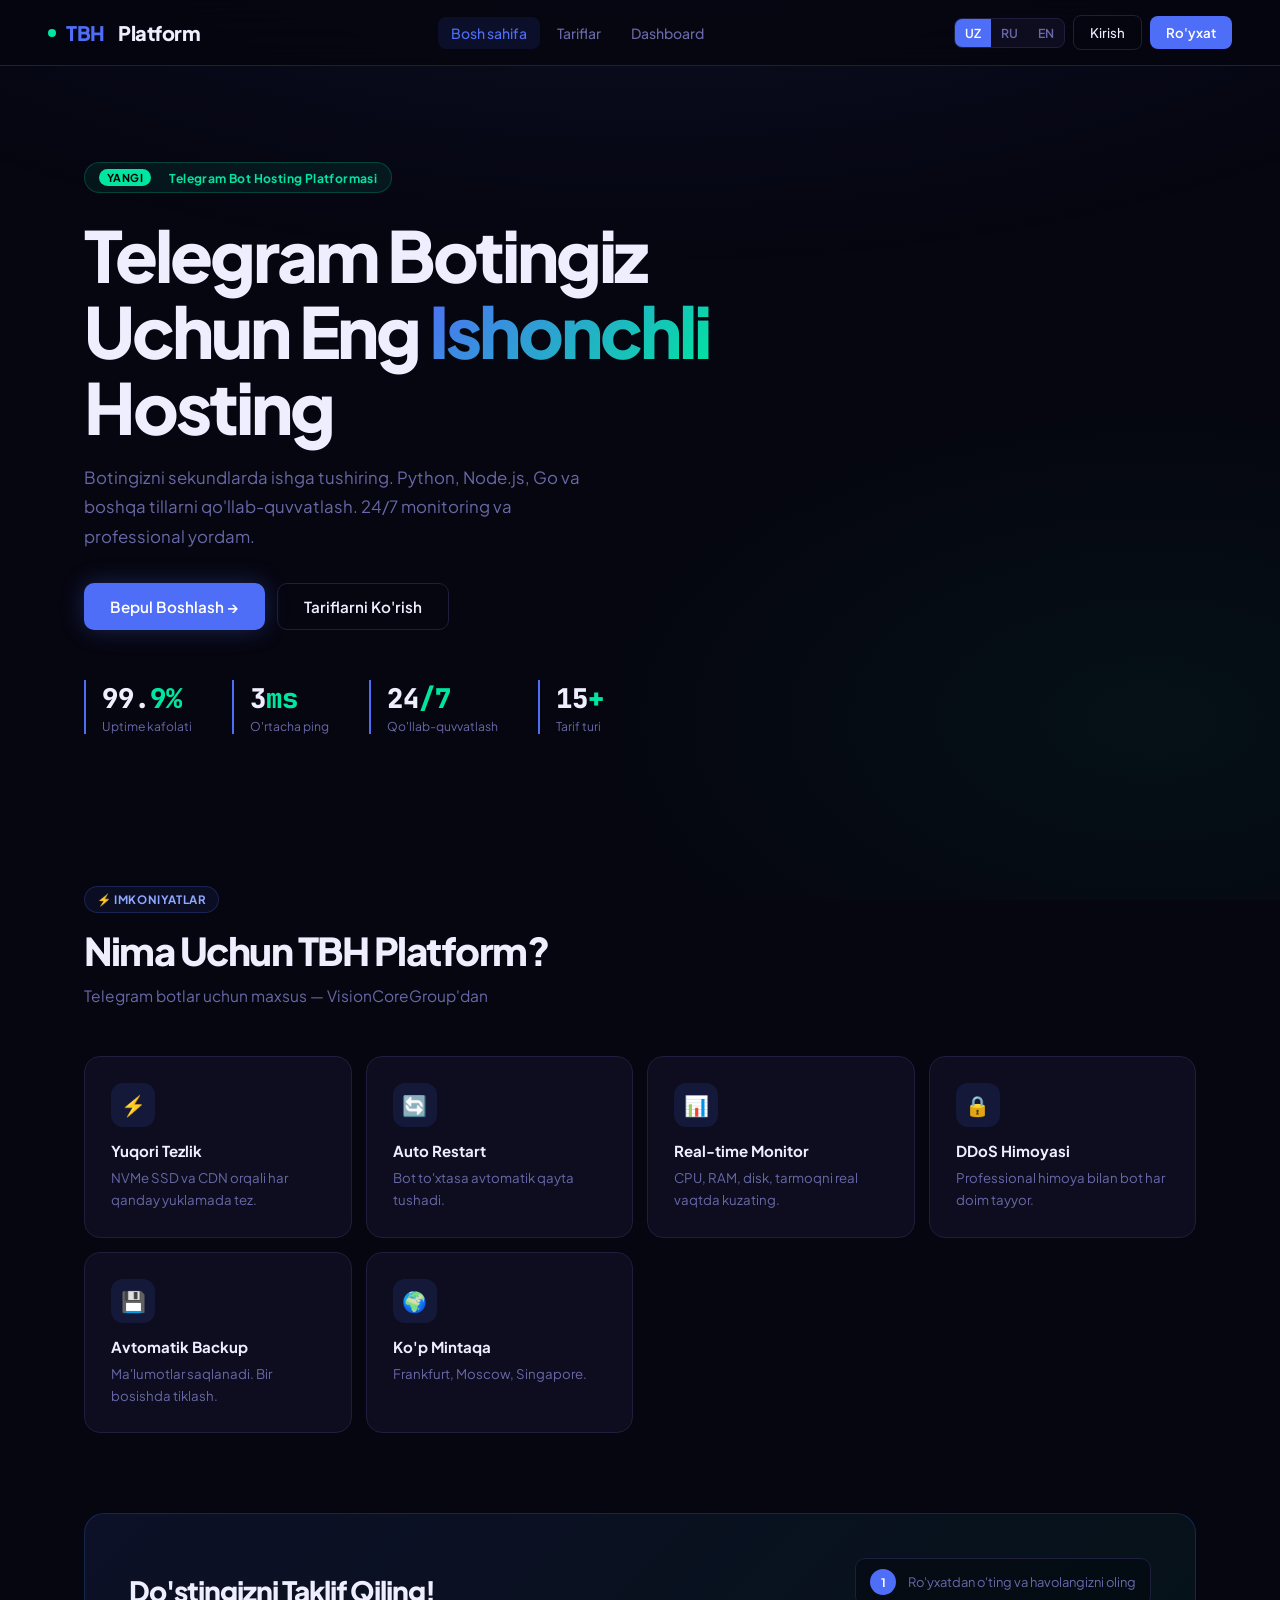
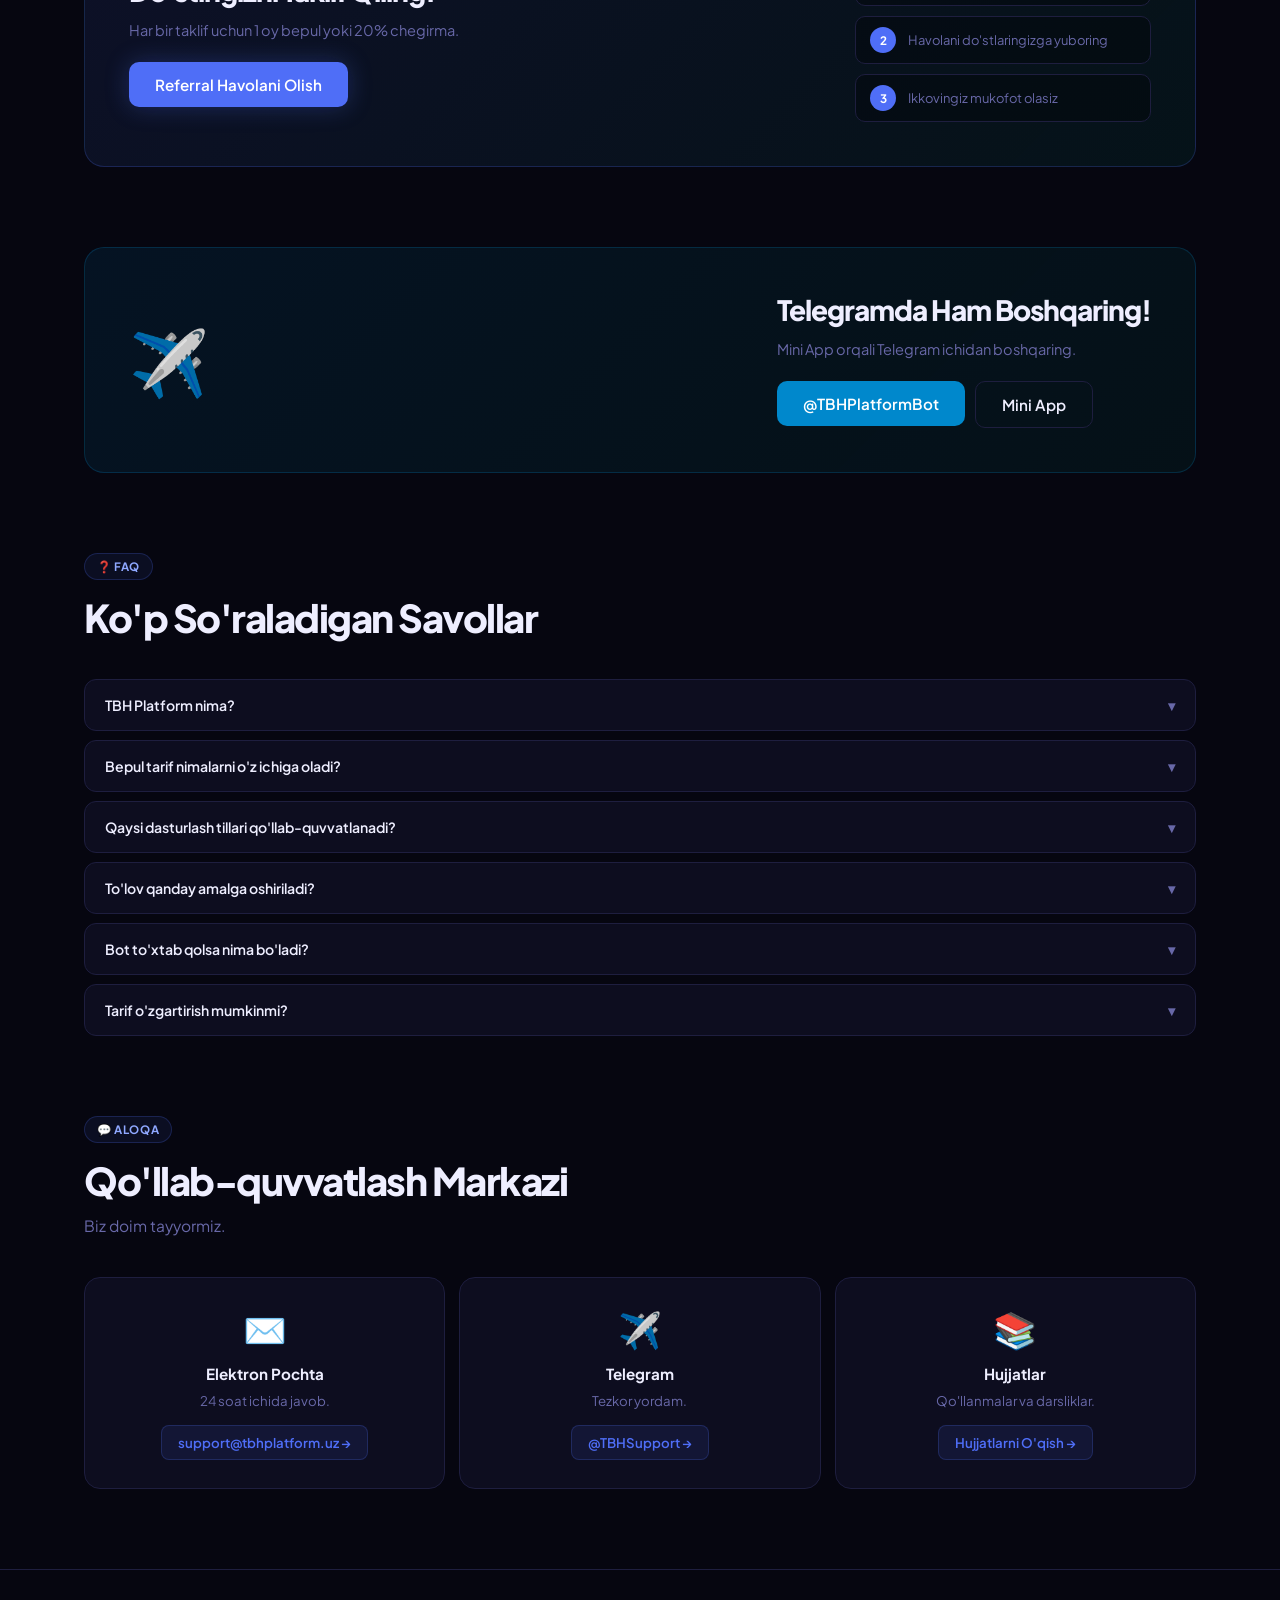
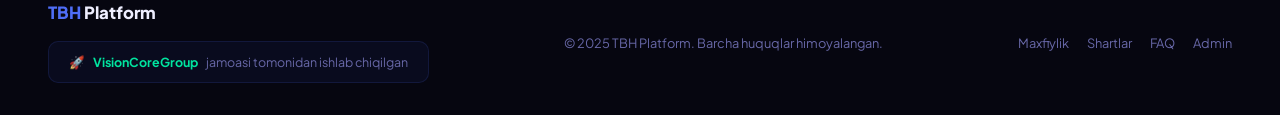
<file: index.html>
<!DOCTYPE html>
<html lang="uz">
<head>
<meta charset="UTF-8">
<meta name="viewport" content="width=device-width,initial-scale=1.0">
<title>TBH Platform — Telegram Bot Hosting | VisionCoreGroup</title>
<link rel="stylesheet" href="shared.css">
<style>
.hero{padding:96px 0 72px;}
.hero-badge{display:inline-flex;align-items:center;gap:8px;background:rgba(0,229,160,.08);border:1px solid rgba(0,229,160,.22);color:var(--accent2);font-size:.76rem;font-weight:700;padding:6px 14px;border-radius:99px;margin-bottom:24px;letter-spacing:.4px;}
.hero-badge em{background:var(--accent2);color:#000;font-style:normal;font-size:.68rem;padding:2px 8px;border-radius:99px;}
.hero h1{font-size:clamp(2.6rem,5.5vw,4.4rem);font-weight:800;letter-spacing:-3px;line-height:1.08;margin-bottom:18px;}
.hero h1 .g{background:linear-gradient(130deg,var(--accent),var(--accent2));-webkit-background-clip:text;-webkit-text-fill-color:transparent;background-clip:text;}
.hero p{color:var(--muted);font-size:1.05rem;line-height:1.75;max-width:510px;margin-bottom:32px;}
.hero-btns{display:flex;gap:12px;flex-wrap:wrap;margin-bottom:50px;}
.hero-stats{display:flex;gap:40px;flex-wrap:wrap;}
.hstat{border-left:2px solid var(--accent);padding-left:16px;}
.hstat-n{font-size:1.7rem;font-weight:800;font-family:var(--mono);}
.hstat-n .c{color:var(--accent2);}
.hstat-l{color:var(--muted);font-size:.76rem;margin-top:2px;}
.feat-grid{display:grid;grid-template-columns:repeat(auto-fit,minmax(260px,1fr));gap:14px;margin-top:46px;}
.feat-icon{width:44px;height:44px;background:rgba(79,110,247,.12);border-radius:12px;display:flex;align-items:center;justify-content:center;font-size:1.25rem;margin-bottom:14px;}
.feat-card h3{font-size:.94rem;font-weight:700;margin-bottom:7px;}
.feat-card p{color:var(--muted);font-size:.83rem;line-height:1.65;}
.ref-banner{background:linear-gradient(135deg,rgba(79,110,247,.1),rgba(0,229,160,.06));border:1px solid rgba(79,110,247,.22);border-radius:20px;padding:44px;display:flex;align-items:center;justify-content:space-between;gap:28px;flex-wrap:wrap;}
.ref-text h2{font-size:1.75rem;font-weight:800;letter-spacing:-1px;margin-bottom:10px;}
.ref-text p{color:var(--muted);font-size:.91rem;line-height:1.65;}
.ref-steps{display:flex;flex-direction:column;gap:10px;min-width:240px;}
.ref-step{display:flex;align-items:center;gap:12px;background:rgba(0,0,0,.3);border:1px solid var(--border);border-radius:10px;padding:10px 14px;}
.ref-num{background:var(--accent);color:#fff;width:26px;height:26px;border-radius:50%;display:flex;align-items:center;justify-content:center;font-size:.73rem;font-weight:700;flex-shrink:0;}
.ref-step p{font-size:.81rem;color:var(--muted);margin:0;}
.tg-banner{background:linear-gradient(135deg,rgba(0,136,204,.1),rgba(0,229,160,.05));border:1px solid rgba(0,136,204,.22);border-radius:20px;padding:44px;display:flex;align-items:center;justify-content:space-between;gap:28px;flex-wrap:wrap;}
.tg-icon{font-size:4rem;line-height:1;}
.tg-text h2{font-size:1.75rem;font-weight:800;letter-spacing:-1px;margin-bottom:10px;}
.tg-text p{color:var(--muted);font-size:.91rem;line-height:1.65;margin-bottom:20px;}
.faq-list{display:flex;flex-direction:column;gap:9px;margin-top:38px;}
.faq-item{background:var(--surface);border:1px solid var(--border);border-radius:12px;overflow:hidden;transition:border-color .2s;}
.faq-item.open{border-color:rgba(79,110,247,.38);}
.faq-q{width:100%;background:none;border:none;color:var(--text);font-family:var(--font);font-size:.88rem;font-weight:600;padding:16px 20px;text-align:left;cursor:pointer;display:flex;justify-content:space-between;align-items:center;gap:14px;}
.faq-arr{color:var(--muted);transition:transform .3s;flex-shrink:0;}
.faq-item.open .faq-arr{transform:rotate(180deg);}
.faq-a{max-height:0;overflow:hidden;transition:max-height .35s ease;}
.faq-item.open .faq-a{max-height:200px;}
.faq-a p{padding:0 20px 16px;color:var(--muted);font-size:.84rem;line-height:1.7;margin:0;}
.sup-grid{display:grid;grid-template-columns:repeat(auto-fit,minmax(250px,1fr));gap:14px;margin-top:38px;}
.sup-card{background:var(--surface);border:1px solid var(--border);border-radius:16px;padding:28px;text-align:center;transition:all .25s;}
.sup-card:hover{border-color:var(--accent);transform:translateY(-3px);}
.sup-icon{font-size:2.2rem;margin-bottom:12px;}
.sup-card h3{font-size:.95rem;font-weight:700;margin-bottom:7px;}
.sup-card p{color:var(--muted);font-size:.83rem;margin-bottom:14px;line-height:1.6;}
.sup-link{display:inline-flex;align-items:center;gap:5px;color:var(--accent);text-decoration:none;font-size:.83rem;font-weight:600;background:rgba(79,110,247,.1);border:1px solid rgba(79,110,247,.22);padding:8px 16px;border-radius:8px;transition:all .2s;}
.sup-link:hover{background:rgba(79,110,247,.2);}
.vcg-strip{background:rgba(79,110,247,.06);border:1px solid rgba(79,110,247,.14);border-radius:10px;padding:12px 20px;display:flex;align-items:center;justify-content:center;gap:8px;margin-top:18px;font-size:.78rem;color:var(--muted);}
.vcg-strip strong{color:var(--accent2);}
</style>
</head>
<body>
<nav>
  <a href="index.html" class="nav-logo"><div class="nav-dot"></div><span class="accent">TBH</span>&nbsp;Platform</a>
  <div class="nav-links">
    <a href="index.html" class="active" id="ni_home">Bosh sahifa</a>
    <a href="pricing.html" id="ni_pricing">Tariflar</a>
    <a href="dashboard.html" id="ni_dash">Dashboard</a>
  </div>
  <div class="nav-right">
    <div class="sw" id="langSw">
      <button onclick="setLang('uz')">UZ</button>
      <button onclick="setLang('ru')">RU</button>
      <button onclick="setLang('en')">EN</button>
    </div>
    <button class="btn-nav-login" id="ni_login" onclick="openModal('login')">Kirish</button>
    <button class="btn-nav-reg"   id="ni_reg"   onclick="openModal('reg')">Ro'yxat</button>
  </div>
</nav>

<div class="page">
<!-- HERO -->
<section class="hero"><div class="container"><div class="fade">
  <div class="hero-badge"><em id="hb_new">YANGI</em>&nbsp;<span id="hb_tag">Telegram Bot Hosting Platformasi</span></div>
  <h1 id="h_title">Telegram Botingiz<br>Uchun Eng <span class="g">Ishonchli</span><br>Hosting</h1>
  <p id="h_desc">Botingizni sekundlarda ishga tushiring. Python, Node.js, Go va boshqa tillarni qo'llab-quvvatlash. 24/7 monitoring va professional texnik yordam.</p>
  <div class="hero-btns">
    <button class="btn btn-primary" onclick="openModal('reg')" id="h_cta1">Bepul Boshlash →</button>
    <a href="pricing.html"><button class="btn btn-outline" id="h_cta2">Tariflarni Ko'rish</button></a>
  </div>
  <div class="hero-stats">
    <div class="hstat"><div class="hstat-n">99.<span class="c">9%</span></div><div class="hstat-l" id="hs_up">Uptime kafolati</div></div>
    <div class="hstat"><div class="hstat-n">3<span class="c">ms</span></div><div class="hstat-l" id="hs_ping">O'rtacha ping</div></div>
    <div class="hstat"><div class="hstat-n">24<span class="c">/7</span></div><div class="hstat-l" id="hs_sup">Qo'llab-quvvatlash</div></div>
    <div class="hstat"><div class="hstat-n">15<span class="c">+</span></div><div class="hstat-l" id="hs_plan">Tarif turi</div></div>
  </div>
</div></div></section>

<!-- FEATURES -->
<section class="sec"><div class="container">
  <div class="fade"><div class="sec-tag" id="ft_tag">⚡ Imkoniyatlar</div>
  <h2 class="sec-title" id="ft_title">Nima Uchun TBH Platform?</h2>
  <p class="sec-sub" id="ft_sub">Telegram botlar uchun maxsus yaratilgan hosting — VisionCoreGroup'dan</p></div>
  <div class="feat-grid fade">
    <div class="card feat-card"><div class="feat-icon">⚡</div><h3 id="f1t">Yuqori Tezlik</h3><p id="f1d">NVMe SSD va global CDN orqali botingiz har qanday yuklamada tez ishlaydi.</p></div>
    <div class="card feat-card"><div class="feat-icon">🔄</div><h3 id="f2t">Auto Restart</h3><p id="f2d">Bot to'xtab qolsa avtomatik qayta ishga tushadi. Hech qanday qo'l aralashuvi shart emas.</p></div>
    <div class="card feat-card"><div class="feat-icon">📊</div><h3 id="f3t">Real-time Monitor</h3><p id="f3d">CPU, RAM, disk va tarmoq statistikasini real vaqtda kuzating.</p></div>
    <div class="card feat-card"><div class="feat-icon">🔒</div><h3 id="f4t">DDoS Himoyasi</h3><p id="f4d">Professional himoya bilan botingiz har doim ishga tayyor turadi.</p></div>
    <div class="card feat-card"><div class="feat-icon">💾</div><h3 id="f5t">Avtomatik Backup</h3><p id="f5d">Ma'lumotlaringiz muntazam saqlanadi. Bir bosishda tiklash imkoniyati.</p></div>
    <div class="card feat-card"><div class="feat-icon">🌍</div><h3 id="f6t">Ko'p Mintaqa</h3><p id="f6d">Frankfurt, Moscow, Singapore serverlaridan birini tanlang.</p></div>
  </div>
</div></section>

<!-- REFERRAL -->
<section class="sec" style="padding-top:0;"><div class="container">
  <div class="ref-banner fade">
    <div class="ref-text">
      <h2 id="ref_title">Do'stingizni Taklif Qiling!</h2>
      <p id="ref_desc">Har bir muvaffaqiyatli taklif uchun 1 oy bepul hosting yoki 20% chegirma oling.</p>
      <button class="btn btn-primary" style="margin-top:20px;" onclick="openModal('reg')" id="ref_btn">Referral Havolani Olish</button>
    </div>
    <div class="ref-steps">
      <div class="ref-step"><div class="ref-num">1</div><p id="rs1">Ro'yxatdan o'ting va referral havolangizni oling</p></div>
      <div class="ref-step"><div class="ref-num">2</div><p id="rs2">Havolani do'stlaringizga yuboring</p></div>
      <div class="ref-step"><div class="ref-num">3</div><p id="rs3">Ro'yxatdan o'tishi bilanoq ikkovingiz mukofot olasiz</p></div>
    </div>
  </div>
</div></section>

<!-- TELEGRAM -->
<section class="sec" style="padding-top:0;"><div class="container">
  <div class="tg-banner fade">
    <div class="tg-icon">✈️</div>
    <div class="tg-text">
      <h2 id="tg_title">Telegramda Ham Boshqaring!</h2>
      <p id="tg_desc">TBH Platform Mini App — Telegram ichidan to'g'ridan-to'g'ri botingizni boshqaring. Ilovani yuklab olish shart emas!</p>
      <div style="display:flex;gap:10px;flex-wrap:wrap;">
        <a href="https://t.me/TBHPlatformBot" target="_blank"><button class="btn btn-tg" id="tg_btn">@TBHPlatformBot</button></a>
        <a href="https://t.me/TBHPlatformBot/app" target="_blank"><button class="btn btn-outline" id="tg_ma">Mini App</button></a>
      </div>
    </div>
  </div>
</div></section>

<!-- FAQ -->
<section class="sec" style="padding-top:0;" id="faq"><div class="container">
  <div class="fade"><div class="sec-tag">❓ FAQ</div><h2 class="sec-title" id="faq_t">Ko'p So'raladigan Savollar</h2></div>
  <div class="faq-list fade" id="faqList"></div>
</div></section>

<!-- SUPPORT -->
<section class="sec" style="padding-top:0;"><div class="container">
  <div class="fade"><div class="sec-tag" id="sup_tag">💬 Aloqa</div>
  <h2 class="sec-title" id="sup_t">Qo'llab-quvvatlash Markazi</h2>
  <p class="sec-sub" id="sup_s">Savolingiz bormi? Biz doim tayyormiz.</p></div>
  <div class="sup-grid fade">
    <div class="sup-card"><div class="sup-icon">✉️</div><h3 id="se_t">Elektron Pochta</h3><p id="se_d">Texnik muammolar uchun. 24 soat ichida javob.</p>
      <a href="mailto:support@tbhplatform.uz" class="sup-link">support@tbhplatform.uz →</a></div>
    <div class="sup-card"><div class="sup-icon">✈️</div><h3 id="st_t">Telegram</h3><p id="st_d">Tezkor yordam uchun Telegram kanalimiz.</p>
      <a href="https://t.me/TBHSupport" target="_blank" class="sup-link">@TBHSupport →</a></div>
    <div class="sup-card"><div class="sup-icon">📚</div><h3 id="sd_t">Hujjatlar</h3><p id="sd_d">Bot joylash bo'yicha qo'llanmalar.</p>
      <a href="https://docs.tbhplatform.uz" target="_blank" class="sup-link" id="sd_l">Hujjatlarni O'qish →</a></div>
  </div>
</div></section>
</div>

<footer>
  <div>
    <div class="footer-logo"><span class="accent">TBH</span> Platform</div>
    <div class="vcg-strip">🚀 <strong>VisionCoreGroup</strong> jamoasi tomonidan ishlab chiqilgan</div>
  </div>
  <p id="f_cr">© 2025 TBH Platform. Barcha huquqlar himoyalangan.</p>
  <div class="footer-links"><a href="#" id="f_pv">Maxfiylik</a><a href="#" id="f_tm">Shartlar</a><a href="#faq">FAQ</a><a href="admin.html">Admin</a></div>
</footer>

<!-- ═══ LOGIN MODAL ═══ -->
<div class="modal-bg" id="loginModal" onclick="if(event.target===this)closeModal('login')">
  <div class="modal-box">
    <button class="modal-close" onclick="closeModal('login')">✕</button>
    <div class="modal-title" id="ml_t">Kirish</div>
    <div class="modal-sub" id="ml_s">Hisobingizga kiring</div>
    <div class="form-group"><label class="label" id="ml_el">Email yoki username</label>
      <input class="input" id="loginEmail" type="text" placeholder="email@example.com" autocomplete="username"></div>
    <div class="form-group"><label class="label" id="ml_pl">Parol</label>
      <input class="input" id="loginPass" type="password" placeholder="••••••••" autocomplete="current-password"
             onkeydown="if(event.key==='Enter')doLogin()"></div>
    <div class="form-err" id="loginErr"></div>
    <button class="btn btn-primary" style="width:100%;justify-content:center;" id="loginBtn" onclick="doLogin()" id="ml_b">Kirish</button>
    <div class="modal-switch" id="ml_sw">Hisobingiz yo'qmi?
      <a onclick="switchModal('login','reg')" style="color:var(--accent);cursor:pointer;font-weight:600;" id="ml_swa"> Ro'yxatdan o'ting</a>
    </div>
  </div>
</div>

<!-- ═══ REGISTER MODAL ═══ -->
<div class="modal-bg" id="regModal" onclick="if(event.target===this)closeModal('reg')">
  <div class="modal-box">
    <button class="modal-close" onclick="closeModal('reg')">✕</button>
    <div class="modal-title" id="mr_t">Ro'yxatdan O'tish</div>
    <div class="modal-sub" id="mr_s">Bepul hisob yarating. Kredit karta shart emas.</div>
    <div class="form-group"><label class="label" id="mr_ul">Foydalanuvchi nomi</label>
      <input class="input" id="regUser" type="text" placeholder="username" autocomplete="username"></div>
    <div class="form-group"><label class="label" id="mr_el">Email</label>
      <input class="input" id="regEmail" type="email" placeholder="email@example.com" autocomplete="email"></div>
    <div class="form-group"><label class="label" id="mr_pl">Parol</label>
      <input class="input" id="regPass" type="password" placeholder="Kamida 6 ta belgi" autocomplete="new-password"
             onkeydown="if(event.key==='Enter')doRegister()"></div>
    <div class="form-err" id="regErr"></div>
    <button class="btn btn-primary" style="width:100%;justify-content:center;" id="regBtn" onclick="doRegister()" id="mr_b">Bepul Ro'yxatdan O'tish</button>
    <div class="modal-switch" id="mr_sw">Hisobingiz bormi?
      <a onclick="switchModal('reg','login')" style="color:var(--accent);cursor:pointer;font-weight:600;" id="mr_swa"> Kiring</a>
    </div>
  </div>
</div>

<script src="shared.js"></script>
<script>
// ── i18n ────────────────────────────────────────────────────
const TX = {
  uz:{hb_new:"YANGI",hb_tag:"Telegram Bot Hosting Platformasi",h_title:"Telegram Botingiz<br>Uchun Eng <span class='g'>Ishonchli</span><br>Hosting",h_desc:"Botingizni sekundlarda ishga tushiring. Python, Node.js, Go va boshqa tillarni qo'llab-quvvatlash. 24/7 monitoring va professional yordam.",h_cta1:"Bepul Boshlash →",h_cta2:"Tariflarni Ko'rish",hs_up:"Uptime kafolati",hs_ping:"O'rtacha ping",hs_sup:"Qo'llab-quvvatlash",hs_plan:"Tarif turi",ft_tag:"⚡ Imkoniyatlar",ft_title:"Nima Uchun TBH Platform?",ft_sub:"Telegram botlar uchun maxsus — VisionCoreGroup'dan",f1t:"Yuqori Tezlik",f1d:"NVMe SSD va CDN orqali har qanday yuklamada tez.",f2t:"Auto Restart",f2d:"Bot to'xtasa avtomatik qayta tushadi.",f3t:"Real-time Monitor",f3d:"CPU, RAM, disk, tarmoqni real vaqtda kuzating.",f4t:"DDoS Himoyasi",f4d:"Professional himoya bilan bot har doim tayyor.",f5t:"Avtomatik Backup",f5d:"Ma'lumotlar saqlanadi. Bir bosishda tiklash.",f6t:"Ko'p Mintaqa",f6d:"Frankfurt, Moscow, Singapore.",ref_title:"Do'stingizni Taklif Qiling!",ref_desc:"Har bir taklif uchun 1 oy bepul yoki 20% chegirma.",ref_btn:"Referral Havolani Olish",rs1:"Ro'yxatdan o'ting va havolangizni oling",rs2:"Havolani do'stlaringizga yuboring",rs3:"Ikkovingiz mukofot olasiz",tg_title:"Telegramda Ham Boshqaring!",tg_desc:"Mini App orqali Telegram ichidan boshqaring.",tg_btn:"@TBHPlatformBot",tg_ma:"Mini App",faq_t:"Ko'p So'raladigan Savollar",sup_tag:"💬 Aloqa",sup_t:"Qo'llab-quvvatlash Markazi",sup_s:"Biz doim tayyormiz.",se_t:"Elektron Pochta",se_d:"24 soat ichida javob.",st_t:"Telegram",st_d:"Tezkor yordam.",sd_t:"Hujjatlar",sd_d:"Qo'llanmalar va darsliklar.",sd_l:"Hujjatlarni O'qish →",f_cr:"© 2025 TBH Platform. Barcha huquqlar himoyalangan.",f_pv:"Maxfiylik",f_tm:"Shartlar",ni_home:"Bosh sahifa",ni_pricing:"Tariflar",ni_dash:"Dashboard",ni_login:"Kirish",ni_reg:"Ro'yxat",ml_t:"Kirish",ml_s:"Hisobingizga kiring",ml_el:"Email yoki username",ml_pl:"Parol",ml_b:"Kirish",ml_sw:"Hisobingiz yo'qmi?",ml_swa:" Ro'yxatdan o'ting",mr_t:"Ro'yxatdan O'tish",mr_s:"Bepul hisob yarating.",mr_ul:"Foydalanuvchi nomi",mr_el:"Email",mr_pl:"Parol",mr_b:"Bepul Ro'yxatdan O'tish",mr_sw:"Hisobingiz bormi?",mr_swa:" Kiring"},
  ru:{hb_new:"НОВЫЙ",hb_tag:"Платформа хостинга Telegram ботов",h_title:"Надёжный <span class='g'>Хостинг</span><br>Для Вашего<br>Telegram Бота",h_desc:"Запустите бота за секунды. Python, Node.js, Go и другие языки. Мониторинг 24/7.",h_cta1:"Начать Бесплатно →",h_cta2:"Посмотреть Тарифы",hs_up:"Гарантия аптайма",hs_ping:"Средний пинг",hs_sup:"Поддержка",hs_plan:"Тарифов",ft_tag:"⚡ Возможности",ft_title:"Почему TBH Platform?",ft_sub:"Хостинг для Telegram ботов от VisionCoreGroup",f1t:"Высокая Скорость",f1d:"NVMe SSD и CDN — быстро при любой нагрузке.",f2t:"Авто Рестарт",f2d:"Бот упал — автоматически перезапускается.",f3t:"Мониторинг",f3d:"CPU, RAM, диск в реальном времени.",f4t:"Защита от DDoS",f4d:"Профессиональная защита 24/7.",f5t:"Автобэкап",f5d:"Данные сохраняются регулярно.",f6t:"Несколько регионов",f6d:"Франкфурт, Москва, Сингапур.",ref_title:"Приглашайте Друзей!",ref_desc:"За каждого приглашённого — 1 месяц бесплатно или скидка 20%.",ref_btn:"Получить реферальную ссылку",rs1:"Зарегистрируйтесь и получите ссылку",rs2:"Отправьте ссылку друзьям",rs3:"Оба получат награду",tg_title:"Управляйте в Telegram!",tg_desc:"Mini App — управляйте прямо из Telegram.",tg_btn:"@TBHPlatformBot",tg_ma:"Mini App",faq_t:"Часто задаваемые вопросы",sup_tag:"💬 Контакты",sup_t:"Центр поддержки",sup_s:"Всегда готовы помочь.",se_t:"Электронная Почта",se_d:"Ответ в течение 24 часов.",st_t:"Telegram",st_d:"Быстрая помощь.",sd_t:"Документация",sd_d:"Руководства и туториалы.",sd_l:"Читать документацию →",f_cr:"© 2025 TBH Platform. Все права защищены.",f_pv:"Конфиденциальность",f_tm:"Условия",ni_home:"Главная",ni_pricing:"Тарифы",ni_dash:"Дашборд",ni_login:"Войти",ni_reg:"Регистрация",ml_t:"Войти",ml_s:"Войдите в аккаунт",ml_el:"Email или имя пользователя",ml_pl:"Пароль",ml_b:"Войти",ml_sw:"Нет аккаунта?",ml_swa:" Зарегистрируйтесь",mr_t:"Регистрация",mr_s:"Создайте бесплатный аккаунт.",mr_ul:"Имя пользователя",mr_el:"Email",mr_pl:"Пароль",mr_b:"Зарегистрироваться",mr_sw:"Уже есть аккаунт?",mr_swa:" Войти"},
  en:{hb_new:"NEW",hb_tag:"Telegram Bot Hosting Platform",h_title:"The Most <span class='g'>Reliable</span><br>Hosting For Your<br>Telegram Bot",h_desc:"Launch your bot in seconds. Python, Node.js, Go and more. 24/7 monitoring and support.",h_cta1:"Start For Free →",h_cta2:"View Plans",hs_up:"Uptime guarantee",hs_ping:"Avg ping",hs_sup:"Support",hs_plan:"Plan types",ft_tag:"⚡ Features",ft_title:"Why TBH Platform?",ft_sub:"Hosting built for Telegram bots by VisionCoreGroup",f1t:"High Speed",f1d:"NVMe SSD and CDN — fast under any load.",f2t:"Auto Restart",f2d:"Bot crashes? Auto-restarts instantly.",f3t:"Real-time Monitor",f3d:"Track CPU, RAM, disk live.",f4t:"DDoS Protection",f4d:"Professional protection 24/7.",f5t:"Auto Backup",f5d:"Data saved regularly. One-click restore.",f6t:"Multi-Region",f6d:"Frankfurt, Moscow, Singapore.",ref_title:"Refer Friends — Both Win!",ref_desc:"Earn 1 month free or 20% discount per referral.",ref_btn:"Get Referral Link",rs1:"Register and get your link",rs2:"Send it to friends",rs3:"Both get rewards",tg_title:"Manage in Telegram!",tg_desc:"Mini App — manage your bot directly from Telegram.",tg_btn:"@TBHPlatformBot",tg_ma:"Mini App",faq_t:"Frequently Asked Questions",sup_tag:"💬 Support",sup_t:"Support Center",sup_s:"We're always ready.",se_t:"Email Support",se_d:"Response within 24 hours.",st_t:"Telegram",st_d:"Fast help.",sd_t:"Documentation",sd_d:"Guides and tutorials.",sd_l:"Read the Docs →",f_cr:"© 2025 TBH Platform. All rights reserved.",f_pv:"Privacy",f_tm:"Terms",ni_home:"Home",ni_pricing:"Pricing",ni_dash:"Dashboard",ni_login:"Login",ni_reg:"Register",ml_t:"Login",ml_s:"Sign in to your account",ml_el:"Email or username",ml_pl:"Password",ml_b:"Login",ml_sw:"No account?",ml_swa:" Register",mr_t:"Register",mr_s:"Create a free account.",mr_ul:"Username",mr_el:"Email",mr_pl:"Password",mr_b:"Register For Free",mr_sw:"Already have an account?",mr_swa:" Login"},
};

function applyLang() {
  const d = TX[TBH.lang];
  Object.keys(d).forEach(k => { const el = document.getElementById(k); if(el) el.innerHTML = d[k]; });
  document.querySelectorAll('#langSw button').forEach((b,i) => b.classList.toggle('on', ['uz','ru','en'][i] === TBH.lang));
  updateNavAuth();
  renderFaq();
}
function setLang(l) { saveLang(l); applyLang(); }

// ── AUTH ───────────────────────────────────────────────────
function showErr(id, msg) {
  const el = document.getElementById(id);
  if(el){ el.textContent = msg; el.style.display = msg ? 'block' : 'none'; }
}

async function doRegister() {
  const btn = document.getElementById('regBtn');
  const un  = document.getElementById('regUser').value.trim();
  const em  = document.getElementById('regEmail').value.trim();
  const pw  = document.getElementById('regPass').value;
  showErr('regErr','');

  const errs = {
    uz:{ empty:"Barcha maydonlarni to'ldiring", short:"Parol kamida 6 ta belgi" },
    ru:{ empty:"Заполните все поля", short:"Пароль минимум 6 символов" },
    en:{ empty:"Fill in all fields", short:"Password must be at least 6 characters" },
  };
  const e = errs[TBH.lang];
  if(!un||!em||!pw){ showErr('regErr', e.empty); return; }
  if(pw.length < 6){ showErr('regErr', e.short); return; }

  btnLoad(btn, true);
  try {
    const res = await POST('/auth/register', { username:un, email:em, password:pw }, false);
    setToken(res.access_token);
    setUser(res.user);
    closeModal('reg');
    toast({ uz:'✓ Xush kelibsiz! Dashboard ga o\'tilmoqda...', ru:'✓ Добро пожаловать! Переход в дашборд...', en:'✓ Welcome! Redirecting to dashboard...' }[TBH.lang]);
    setTimeout(() => window.location.href = 'dashboard.html', 1200);
  } catch(err) {
    showErr('regErr', err.message);
  } finally {
    btnLoad(btn, false);
  }
}

async function doLogin() {
  const btn = document.getElementById('loginBtn');
  const em  = document.getElementById('loginEmail').value.trim();
  const pw  = document.getElementById('loginPass').value;
  showErr('loginErr','');

  const errs = {
    uz:{ empty:"Email va parolni kiriting" },
    ru:{ empty:"Введите email и пароль" },
    en:{ empty:"Enter email and password" },
  };
  if(!em||!pw){ showErr('loginErr', errs[TBH.lang].empty); return; }

  btnLoad(btn, true);
  try {
    const res = await POST('/auth/login', { email:em, password:pw }, false);
    setToken(res.access_token);
    setUser(res.user);
    closeModal('login');
    toast({ uz:'✓ Xush kelibsiz!', ru:'✓ Добро пожаловать!', en:'✓ Welcome back!' }[TBH.lang]);
    setTimeout(() => window.location.href = 'dashboard.html', 1000);
  } catch(err) {
    showErr('loginErr', err.message);
  } finally {
    btnLoad(btn, false);
  }
}

// ── FAQ ────────────────────────────────────────────────────
function renderFaq() {
  document.getElementById('faqList').innerHTML = faqs[TBH.lang].map((item,i) => `
    <div class="faq-item" id="fi${i}">
      <button class="faq-q" onclick="toggleFaq(${i})">${item.q}<span class="faq-arr">▾</span></button>
      <div class="faq-a"><p>${item.a}</p></div>
    </div>`).join('');
}
function toggleFaq(i) { document.getElementById('fi'+i).classList.toggle('open'); }

// ── INIT ───────────────────────────────────────────────────
// Agar login bo'lgan bo'lsa, dashboard ga yo'naltir
if(isLoggedIn()) {
  // index'da qolishiga ruxsat — faqat nav tugmalarini o'zgartiramiz
}
applyLang();
initFade();
</script>
</body>
</html>
</file>
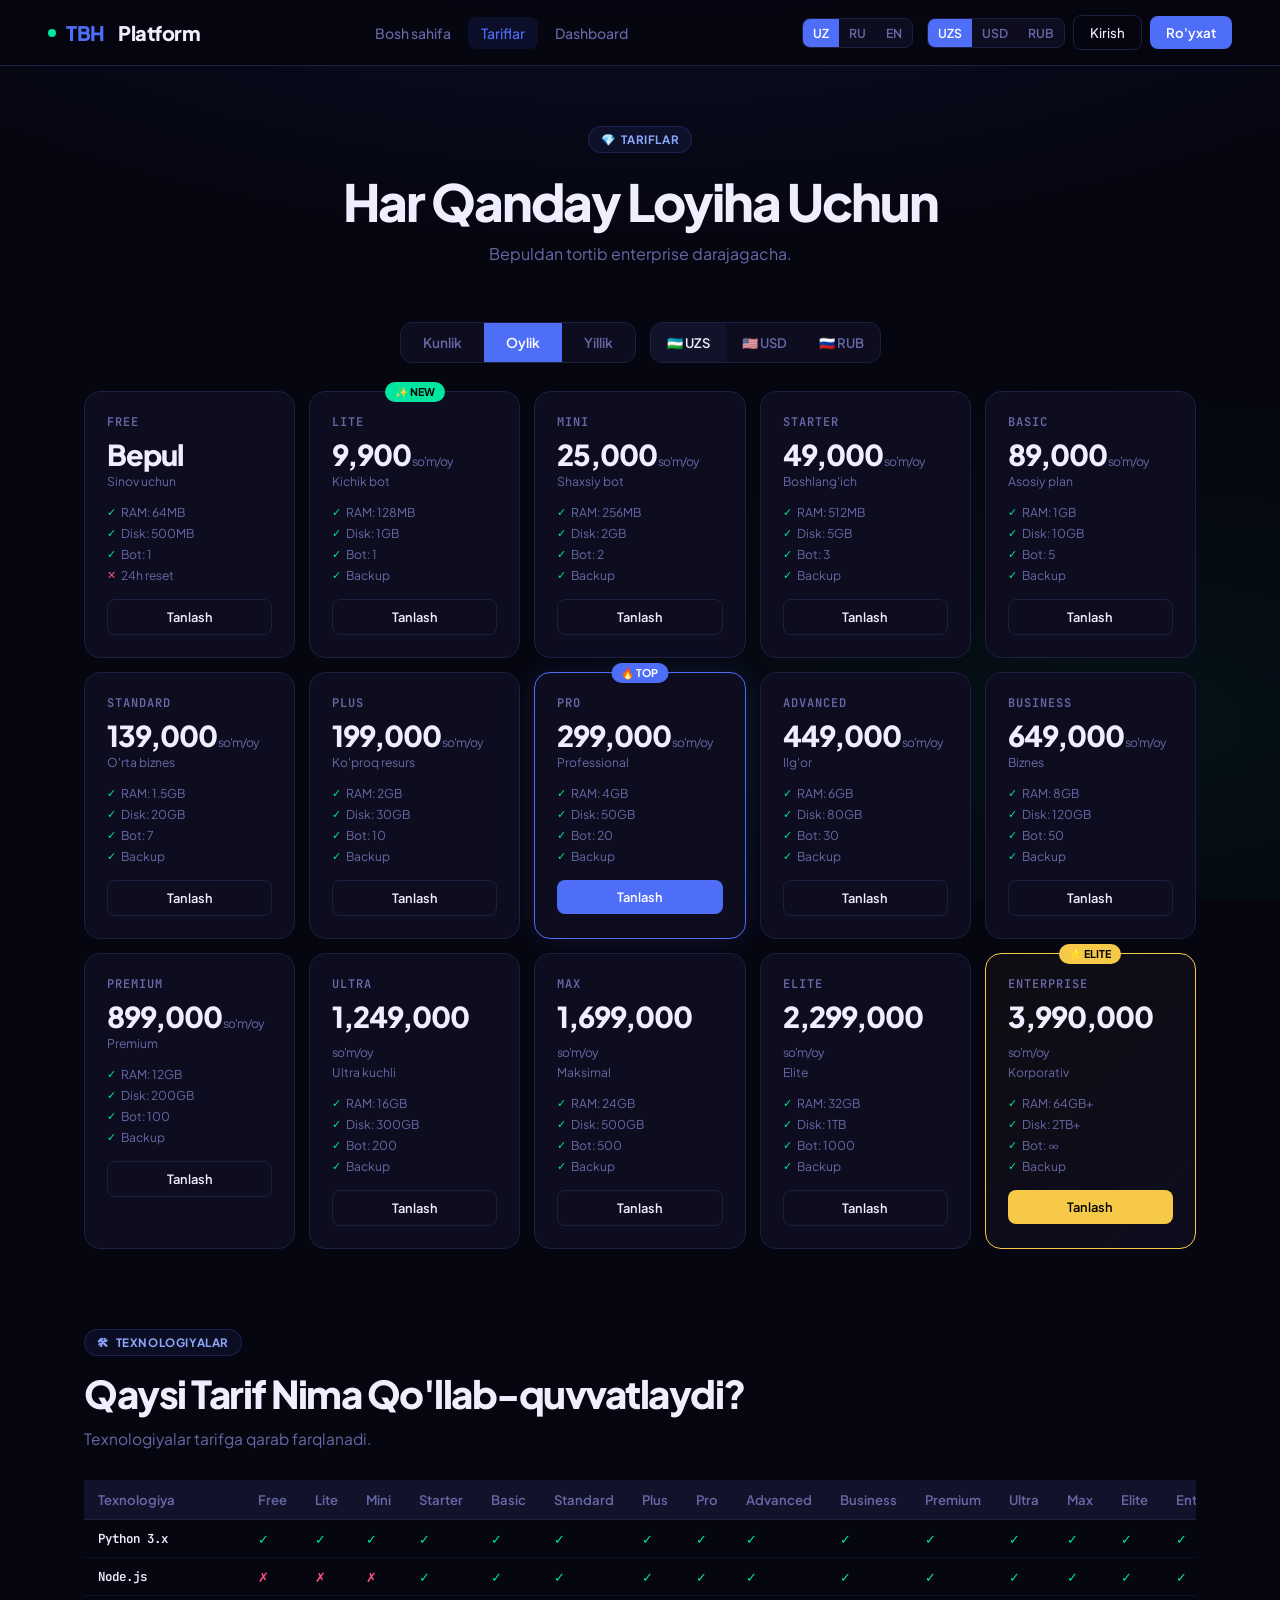
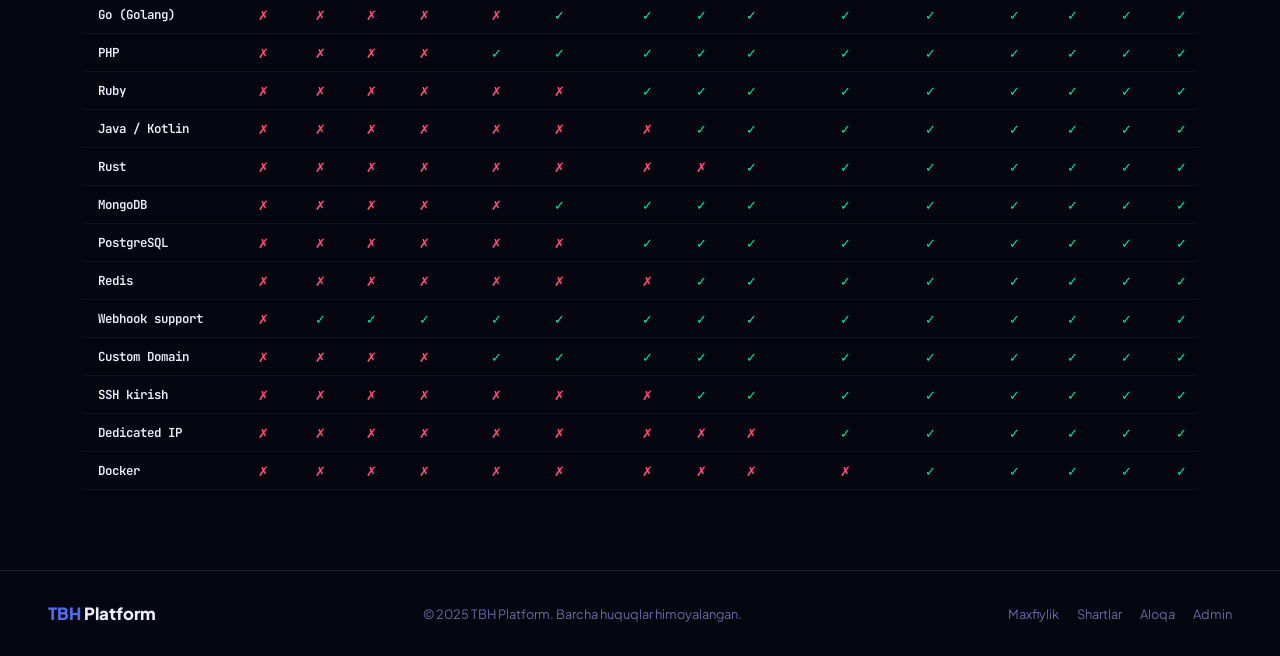
<file: pricing.html>
<!DOCTYPE html>
<html lang="uz">
<head>
<meta charset="UTF-8"><meta name="viewport" content="width=device-width,initial-scale=1.0">
<title>Tariflar — TBH Platform</title>
<link rel="stylesheet" href="shared.css">
<style>
.pricing-hero{padding:60px 0 30px;text-align:center;}
.pricing-hero h1{font-size:clamp(2rem,4vw,3.2rem);font-weight:800;letter-spacing:-2px;margin-bottom:10px;}
.pricing-hero p{color:var(--muted);font-size:1rem;max-width:480px;margin:0 auto;}
.controls{display:flex;align-items:center;justify-content:center;gap:14px;flex-wrap:wrap;margin:28px 0;}
.period-sw{display:flex;background:var(--surface);border:1px solid var(--border);border-radius:12px;overflow:hidden;}
.period-sw button{background:none;border:none;color:var(--muted);font-family:var(--font);font-size:.85rem;font-weight:600;padding:11px 22px;cursor:pointer;transition:all .2s;position:relative;}
.period-sw button.on{background:var(--accent);color:#fff;}
.save-tag{position:absolute;top:-9px;right:-3px;background:var(--accent2);color:#000;font-size:.58rem;font-weight:700;padding:2px 5px;border-radius:99px;}
.curr-sw{display:flex;background:var(--surface);border:1px solid var(--border);border-radius:12px;overflow:hidden;}
.curr-sw button{background:none;border:none;color:var(--muted);font-family:var(--font);font-size:.82rem;font-weight:600;padding:11px 16px;cursor:pointer;transition:all .2s;}
.curr-sw button.on{background:var(--surface2);color:var(--text);}
.plans-wrap{display:grid;grid-template-columns:repeat(auto-fill,minmax(195px,1fr));gap:14px;margin-bottom:80px;}
.plan{background:var(--surface);border:1px solid var(--border);border-radius:16px;padding:22px;position:relative;transition:all .25s;}
.plan:hover{transform:translateY(-3px);border-color:rgba(79,110,247,.4);}
.plan.pop{border-color:var(--accent);box-shadow:0 0 28px rgba(79,110,247,.14);}
.plan.ent{border-color:var(--accent3);background:linear-gradient(135deg,rgba(247,201,72,.04),var(--surface));}
.plan-bdg{position:absolute;top:-10px;left:50%;transform:translateX(-50%);font-size:.67rem;font-weight:700;padding:3px 10px;border-radius:99px;white-space:nowrap;}
.plan-bdg.hot{background:var(--accent);color:#fff;}
.plan-bdg.new{background:var(--accent2);color:#000;}
.plan-bdg.top{background:var(--accent3);color:#000;}
.plan-name{font-family:var(--mono);font-size:.75rem;font-weight:600;color:var(--muted);text-transform:uppercase;letter-spacing:1px;margin-bottom:10px;}
.plan-price{font-size:1.8rem;font-weight:800;letter-spacing:-1px;line-height:1;margin-bottom:3px;}
.plan-price .sym{font-size:.95rem;vertical-align:top;margin-top:5px;display:inline-block;}
.plan-price .per{font-size:.76rem;font-weight:400;color:var(--muted);}
.plan-desc{color:var(--muted);font-size:.76rem;margin-bottom:14px;line-height:1.5;}
.plan-specs{list-style:none;display:flex;flex-direction:column;gap:5px;margin-bottom:16px;}
.plan-specs li{font-size:.76rem;color:var(--muted);display:flex;align-items:center;gap:5px;}
.ok{color:var(--accent2);font-size:.68rem;}
.no{color:var(--danger);font-size:.68rem;}
.plan-btn{width:100%;padding:9px;border-radius:8px;font-family:var(--font);font-size:.8rem;font-weight:600;cursor:pointer;transition:all .2s;border:none;}
.plan-btn.outline{background:transparent;border:1px solid var(--border);color:var(--text);}
.plan-btn.outline:hover{border-color:var(--accent);color:var(--accent);}
.plan-btn.filled{background:var(--accent);color:#fff;}
.plan-btn.gold{background:var(--accent3);color:#000;}
.tech-wrap{overflow-x:auto;margin-bottom:80px;}
.tbl th:first-child{min-width:160px;}
.tbl td.tech-name{font-family:var(--mono);font-size:.78rem;font-weight:600;color:var(--text);}
</style>
</head>
<body>
<nav>
  <a href="index.html" class="nav-logo"><div class="nav-dot"></div><span class="accent">TBH</span>&nbsp;Platform</a>
  <div class="nav-links">
    <a href="index.html" id="ni_home">Bosh sahifa</a>
    <a href="pricing.html" class="active" id="ni_pricing">Tariflar</a>
    <a href="dashboard.html" id="ni_dashboard">Dashboard</a>
  </div>
  <div class="nav-right">
    <div class="sw" id="langSw">
      <button onclick="setLang('uz',this)">UZ</button>
      <button onclick="setLang('ru',this)">RU</button>
      <button onclick="setLang('en',this)">EN</button>
    </div>
    <div class="sw" id="currSw" style="margin-left:6px;">
      <button onclick="setCurrNav('uzs',this)">UZS</button>
      <button onclick="setCurrNav('usd',this)">USD</button>
      <button onclick="setCurrNav('rub',this)">RUB</button>
    </div>
    <button class="btn-nav-login" id="ni_login" onclick="window.location='index.html'">Kirish</button>
    <button class="btn-nav-reg" id="ni_reg" onclick="window.location='index.html'">Ro'yxat</button>
  </div>
</nav>
<div class="page">
<section class="pricing-hero"><div class="container"><div class="fade">
  <div class="sec-tag">💎 <span id="pt">Tariflar</span></div>
  <h1 id="ph">Har Qanday Loyiha Uchun</h1>
  <p id="ps">Bepuldan tortib enterprise darajagacha. Istalgan vaqt o'tkazish mumkin.</p>
</div></div></section>
<div class="container">
  <div class="controls fade">
    <div class="period-sw" id="periodSw">
      <button onclick="setPeriod('daily',this)" id="p_d">Kunlik</button>
      <button class="on" onclick="setPeriod('monthly',this)" id="p_m">Oylik</button>
      <button onclick="setPeriod('yearly',this)" id="p_y">Yillik <span class="save-tag">-20%</span></button>
    </div>
    <div class="curr-sw" id="currSwB">
      <button class="on" onclick="setCurrB('uzs',this)">🇺🇿 UZS</button>
      <button onclick="setCurrB('usd',this)">🇺🇸 USD</button>
      <button onclick="setCurrB('rub',this)">🇷🇺 RUB</button>
    </div>
  </div>
  <div class="plans-wrap fade" id="plansGrid"></div>
  <div class="fade">
    <div class="sec-tag" style="margin-bottom:16px;">🛠 <span id="tt_tag">Texnologiyalar</span></div>
    <h2 class="sec-title" id="tt_title">Qaysi Tarif Nima Qo'llab-quvvatlaydi?</h2>
    <p class="sec-sub" id="tt_sub" style="margin-bottom:28px;">Texnologiyalar tarifga qarab farqlanadi.</p>
  </div>
  <div class="tech-wrap fade">
    <table class="tbl">
      <thead><tr><th id="tt_col">Texnologiya</th><th>Free</th><th>Lite</th><th>Mini</th><th>Starter</th><th>Basic</th><th>Standard</th><th>Plus</th><th>Pro</th><th>Advanced</th><th>Business</th><th>Premium</th><th>Ultra</th><th>Max</th><th>Elite</th><th>Enterprise</th></tr></thead>
      <tbody id="techBody"></tbody>
    </table>
  </div>
</div>
</div>
<footer>
  <div class="footer-logo"><span class="accent">TBH</span> Platform</div>
  <p id="f_r">© 2025 TBH Platform. Barcha huquqlar himoyalangan.</p>
  <div class="footer-links"><a href="#" id="f_p">Maxfiylik</a><a href="#" id="f_t">Shartlar</a><a href="index.html#faq">Aloqa</a><a href="admin.html">Admin</a></div>
</footer>
<script src="shared.js"></script>
<script>
const TX={
  uz:{ni_home:"Bosh sahifa",ni_pricing:"Tariflar",ni_dashboard:"Dashboard",ni_login:"Kirish",ni_reg:"Ro'yxat",pt:"Tariflar",ph:"Har Qanday Loyiha Uchun",ps:"Bepuldan tortib enterprise darajagacha.",p_d:"Kunlik",p_m:"Oylik",p_y:"Yillik",tt_tag:"Texnologiyalar",tt_title:"Qaysi Tarif Nima Qo'llab-quvvatlaydi?",tt_sub:"Texnologiyalar tarifga qarab farqlanadi.",tt_col:"Texnologiya",f_r:"© 2025 TBH Platform. Barcha huquqlar himoyalangan.",f_p:"Maxfiylik",f_t:"Shartlar",choose:"Tanlash",free:"Bepul",perD:"/kun",perM:"/oy",perY:"/yil"},
  ru:{ni_home:"Главная",ni_pricing:"Тарифы",ni_dashboard:"Дашборд",ni_login:"Войти",ni_reg:"Регистрация",pt:"Тарифы",ph:"Для Любого Проекта",ps:"От бесплатного до enterprise.",p_d:"Ежедневно",p_m:"Ежемесячно",p_y:"Ежегодно",tt_tag:"Технологии",tt_title:"Что поддерживает каждый тариф?",tt_sub:"Технологии различаются в зависимости от тарифа.",tt_col:"Технология",f_r:"© 2025 TBH Platform. Все права защищены.",f_p:"Конфиденциальность",f_t:"Условия",choose:"Выбрать",free:"Бесплатно",perD:"/день",perM:"/мес",perY:"/год"},
  en:{ni_home:"Home",ni_pricing:"Pricing",ni_dashboard:"Dashboard",ni_login:"Login",ni_reg:"Register",pt:"Pricing",ph:"For Any Project",ps:"From free to enterprise level.",p_d:"Daily",p_m:"Monthly",p_y:"Yearly",tt_tag:"Technologies",tt_title:"What Does Each Plan Support?",tt_sub:"Technologies vary by plan.",tt_col:"Technology",f_r:"© 2025 TBH Platform. All rights reserved.",f_p:"Privacy",f_t:"Terms",choose:"Choose",free:"Free",perD:"/day",perM:"/mo",perY:"/yr"},
};
function applyLang(){
  const d=TX[TBH.lang];
  Object.keys(d).forEach(k=>{const el=document.getElementById(k);if(el)el.innerHTML=d[k];});
  ['uz','ru','en'].forEach((l,i)=>document.querySelectorAll('#langSw button')[i].classList.toggle('on',TBH.lang===l));
  ['uzs','usd','rub'].forEach((c,i)=>document.querySelectorAll('#currSw button')[i].classList.toggle('on',TBH.curr===c));
  if(TBH.user){document.getElementById('ni_login').textContent=TBH.user.username;document.getElementById('ni_login').onclick=()=>window.location='dashboard.html';document.getElementById('ni_reg').textContent='Dashboard';document.getElementById('ni_reg').onclick=()=>window.location='dashboard.html';}
  renderPlans();
}
function setLang(l){saveLang(l);applyLang();}
function setCurrNav(c){saveCurr(c);['uzs','usd','rub'].forEach((x,i)=>document.querySelectorAll('#currSw button')[i].classList.toggle('on',x===c));renderPlans();}
function setCurrB(c,btn){saveCurr(c);document.querySelectorAll('#currSwB button').forEach(b=>b.classList.remove('on'));btn.classList.add('on');['uzs','usd','rub'].forEach((x,i)=>document.querySelectorAll('#currSw button')[i].classList.toggle('on',x===c));renderPlans();}
function setPeriod(p,btn){savePeriod(p);document.querySelectorAll('#periodSw button').forEach(b=>b.classList.remove('on'));btn.classList.add('on');renderPlans();}
function renderPlans(){
  const L=TX[TBH.lang];
  document.getElementById('plansGrid').innerHTML=plans.map(p=>{
    const v=p[TBH.period][TBH.curr];
    let priceHtml;
    if(v===0){priceHtml=`<div class="plan-price">${L.free}</div>`;}
    else if(TBH.curr==='uzs'){priceHtml=`<div class="plan-price">${v.toLocaleString()}<span class="per"> so'm${TBH.period==='daily'?L.perD:TBH.period==='monthly'?L.perM:L.perY}</span></div>`;}
    else if(TBH.curr==='usd'){priceHtml=`<div class="plan-price"><span class="sym">$</span>${v}<span class="per">${TBH.period==='daily'?L.perD:TBH.period==='monthly'?L.perM:L.perY}</span></div>`;}
    else{priceHtml=`<div class="plan-price"><span class="sym">₽</span>${v.toLocaleString()}<span class="per">${TBH.period==='daily'?L.perD:TBH.period==='monthly'?L.perM:L.perY}</span></div>`;}
    const bdg=p.badge?`<div class="plan-bdg ${p.badge==='top'?'top':p.badge==='new'?'new':'hot'}">${p.badge==='hot'?'🔥 TOP':p.badge==='new'?'✨ NEW':'⭐ ELITE'}</div>`:'';
    const bc=p.name==='Enterprise'?'gold':p.badge==='hot'?'filled':'outline';
    const desc=typeof p.desc==='object'?p.desc[TBH.lang]:p.desc;
    return `<div class="plan${p.badge==='hot'?' pop':p.name==='Enterprise'?' ent':''}">
      ${bdg}<div class="plan-name">${p.name}</div>${priceHtml}
      <div class="plan-desc">${desc}</div>
      <ul class="plan-specs">
        <li><span class="ok">✓</span> RAM: ${p.ram}</li>
        <li><span class="ok">✓</span> Disk: ${p.disk}</li>
        <li><span class="ok">✓</span> Bot: ${p.bots}</li>
        ${p.name==='Free'?`<li><span class="no">✕</span> 24h reset</li>`:`<li><span class="ok">✓</span> Backup</li>`}
      </ul>
      <button class="plan-btn ${bc}" onclick="choosePlan('${p.name}')">${L.choose}</button>
    </div>`;
  }).join('');
}
function choosePlan(name){
  const ses=localStorage.getItem('tbh_session');
  if(ses){
    // Kirgan — dashboard > tarif sahifasiga
    localStorage.setItem('tbh_selected_plan',name);
    window.location.href='dashboard.html';
  } else {
    // Kirmagan — ro'yxatdan o'tish modalini ko'rsat
    localStorage.setItem('tbh_selected_plan',name);
    openModal('reg');
  }
}
function renderTech(){
  document.getElementById('techBody').innerHTML=techData.map(r=>`<tr><td class="tech-name">${r.tech}</td>${r.support.map(s=>`<td>${s?'<span class="check">✓</span>':'<span class="cross">✗</span>'}</td>`).join('')}</tr>`).join('');
}
['daily','monthly','yearly'].forEach((p,i)=>document.querySelectorAll('#periodSw button')[i].classList.toggle('on',TBH.period===p));
['uzs','usd','rub'].forEach((c,i)=>document.querySelectorAll('#currSwB button')[i].classList.toggle('on',TBH.curr===c));
document.querySelectorAll('.fade').forEach(el=>new IntersectionObserver(es=>es.forEach(e=>{if(e.isIntersecting)e.target.classList.add('in');}),{threshold:.08}).observe(el));
// Pricing sahifasida ham session tekshir — nav tugmalari
const _pses=localStorage.getItem('tbh_session');
if(_pses){
  const lb=document.getElementById('ni_login');
  const rb=document.getElementById('ni_reg');
  if(lb){lb.textContent='Dashboard';lb.onclick=(e)=>{e.preventDefault();window.location.href='dashboard.html';};}
  if(rb){rb.textContent={uz:'Chiqish',ru:'Выйти',en:'Logout'}[TBH.lang]||'Logout';rb.onclick=(e)=>{e.preventDefault();localStorage.removeItem('tbh_session');location.reload();};}
}
applyLang();renderTech();
</script>
</body>
</html>
</file>
<file: shared.css>
@import url('https://fonts.googleapis.com/css2?family=Plus+Jakarta+Sans:wght@300;400;500;600;700;800&family=JetBrains+Mono:wght@400;600&display=swap');
:root{--bg:#060610;--surface:#0d0d1f;--surface2:#12122a;--border:#1e1e3f;--accent:#4f6ef7;--accent2:#00e5a0;--accent3:#f7c948;--text:#eeeeff;--muted:#6868a8;--danger:#ff4f7b;--font:'Plus Jakarta Sans',sans-serif;--mono:'JetBrains Mono',monospace;--nav-h:66px;}
*,*::before,*::after{margin:0;padding:0;box-sizing:border-box;}
html{scroll-behavior:smooth;}
body{background:var(--bg);color:var(--text);font-family:var(--font);overflow-x:hidden;}
body::before{content:'';position:fixed;inset:0;pointer-events:none;z-index:0;background:radial-gradient(ellipse 80% 50% at 50% -20%,rgba(79,110,247,.11),transparent),radial-gradient(ellipse 50% 40% at 90% 80%,rgba(0,229,160,.05),transparent);}
::-webkit-scrollbar{width:5px;}::-webkit-scrollbar-track{background:var(--bg);}::-webkit-scrollbar-thumb{background:var(--border);border-radius:3px;}

/* NAV */
nav{position:fixed;top:0;left:0;right:0;z-index:1000;height:var(--nav-h);display:flex;align-items:center;justify-content:space-between;padding:0 48px;background:rgba(6,6,16,.9);backdrop-filter:blur(20px);border-bottom:1px solid var(--border);}
.nav-logo{display:flex;align-items:center;gap:10px;font-weight:800;font-size:1.25rem;letter-spacing:-.5px;text-decoration:none;color:var(--text);}
.nav-logo .accent{color:var(--accent);}
.nav-dot{width:8px;height:8px;background:var(--accent2);border-radius:50%;animation:dp 2s infinite;}
@keyframes dp{0%,100%{opacity:1;transform:scale(1);}50%{opacity:.5;transform:scale(1.3);}}
.nav-links{display:flex;align-items:center;gap:4px;}
.nav-links a{color:var(--muted);text-decoration:none;font-size:.875rem;font-weight:500;padding:7px 13px;border-radius:8px;transition:all .2s;}
.nav-links a:hover{color:var(--text);background:rgba(255,255,255,.05);}
.nav-links a.active{color:var(--accent);background:rgba(79,110,247,.1);}
.nav-right{display:flex;align-items:center;gap:8px;}
.sw{display:flex;background:var(--surface);border:1px solid var(--border);border-radius:8px;overflow:hidden;}
.sw button{background:none;border:none;color:var(--muted);font-family:var(--font);font-size:.77rem;font-weight:600;padding:6px 10px;cursor:pointer;transition:all .2s;}
.sw button.on{background:var(--accent);color:#fff;}
.btn-nav-login{background:transparent;border:1px solid var(--border);color:var(--text);padding:8px 16px;border-radius:8px;font-family:var(--font);font-size:.83rem;font-weight:500;cursor:pointer;transition:all .2s;}
.btn-nav-login:hover{border-color:var(--accent);color:var(--accent);}
.btn-nav-reg{background:var(--accent);border:none;color:#fff;padding:8px 16px;border-radius:8px;font-family:var(--font);font-size:.83rem;font-weight:600;cursor:pointer;transition:opacity .2s;}
.btn-nav-reg:hover{opacity:.85;}

/* PAGE */
.page{position:relative;z-index:1;padding-top:var(--nav-h);min-height:100vh;}
.container{max-width:1200px;margin:0 auto;padding:0 44px;}
.sec{padding:80px 0;}
.sec-tag{display:inline-flex;align-items:center;gap:6px;background:rgba(79,110,247,.08);border:1px solid rgba(79,110,247,.22);color:#8fa8ff;font-size:.72rem;font-weight:700;letter-spacing:.6px;text-transform:uppercase;padding:5px 12px;border-radius:99px;margin-bottom:16px;}
.sec-title{font-size:clamp(1.7rem,3vw,2.6rem);font-weight:800;letter-spacing:-1.5px;line-height:1.15;margin-bottom:10px;}
.sec-sub{color:var(--muted);font-size:.97rem;line-height:1.7;max-width:540px;}

/* CARDS */
.card{background:var(--surface);border:1px solid var(--border);border-radius:16px;padding:26px;transition:border-color .25s,transform .25s;}
.card:hover{border-color:rgba(79,110,247,.45);transform:translateY(-3px);}

/* BUTTONS */
.btn{border:none;border-radius:10px;font-family:var(--font);font-weight:600;cursor:pointer;transition:all .2s;display:inline-flex;align-items:center;justify-content:center;gap:6px;}
.btn-primary{background:var(--accent);color:#fff;padding:13px 26px;font-size:.95rem;box-shadow:0 0 24px rgba(79,110,247,.28);}
.btn-primary:hover{transform:translateY(-2px);box-shadow:0 0 40px rgba(79,110,247,.45);}
.btn-outline{background:transparent;border:1px solid var(--border);color:var(--text);padding:13px 26px;font-size:.95rem;}
.btn-outline:hover{border-color:var(--accent);color:var(--accent);}
.btn-sm{padding:9px 18px;font-size:.82rem;}
.btn-xs{padding:6px 12px;font-size:.75rem;border-radius:7px;}
.btn-tg{background:#0088cc;color:#fff;padding:13px 26px;font-size:.95rem;}
.btn-tg:hover{background:#006fa8;}
.btn-danger{background:var(--danger);color:#fff;}
.btn-success{background:var(--accent2);color:#000;}

/* BADGES */
.badge{font-size:.7rem;font-weight:700;padding:3px 9px;border-radius:99px;}
.badge-green{background:rgba(0,229,160,.1);color:var(--accent2);}
.badge-red{background:rgba(255,79,123,.1);color:var(--danger);}
.badge-yellow{background:rgba(247,201,72,.1);color:var(--accent3);}
.badge-blue{background:rgba(79,110,247,.1);color:var(--accent);}

/* INPUTS */
.input{width:100%;background:var(--bg);border:1px solid var(--border);color:var(--text);font-family:var(--font);font-size:.9rem;padding:11px 14px;border-radius:10px;outline:none;transition:border-color .2s;}
.input:focus{border-color:var(--accent);}
.input::placeholder{color:var(--muted);}
.label{display:block;font-size:.77rem;font-weight:600;color:var(--muted);margin-bottom:5px;}
.form-group{margin-bottom:15px;}
.input-err{border-color:var(--danger)!important;}
.field-err{color:var(--danger);font-size:.75rem;margin-top:4px;display:none;}

/* MODAL */
.modal-bg{position:fixed;inset:0;background:rgba(0,0,0,.82);backdrop-filter:blur(10px);z-index:9000;display:none;align-items:center;justify-content:center;padding:20px;}
.modal-bg.open{display:flex;}
.modal-box{background:var(--surface);border:1px solid var(--border);border-radius:20px;padding:36px;width:100%;max-width:420px;position:relative;animation:mpop .28s ease;}
@keyframes mpop{from{opacity:0;transform:scale(.94);}to{opacity:1;transform:scale(1);}}
.modal-close{position:absolute;top:14px;right:18px;background:none;border:none;color:var(--muted);font-size:1.2rem;cursor:pointer;}
.modal-title{font-size:1.35rem;font-weight:800;letter-spacing:-.5px;margin-bottom:4px;}
.modal-sub{color:var(--muted);font-size:.84rem;margin-bottom:22px;}
.modal-switch{text-align:center;margin-top:14px;font-size:.82rem;color:var(--muted);}
.modal-switch a{color:var(--accent);cursor:pointer;font-weight:600;}

/* TABLE */
.tbl{width:100%;border-collapse:collapse;font-size:.82rem;}
.tbl th{background:var(--surface2);color:var(--muted);font-weight:600;padding:11px 14px;text-align:left;border-bottom:1px solid var(--border);white-space:nowrap;}
.tbl td{padding:10px 14px;border-bottom:1px solid rgba(30,30,63,.45);color:var(--muted);}
.tbl tr:hover td{background:rgba(79,110,247,.04);}
.tbl td:first-child{color:var(--text);font-weight:500;}
.check{color:var(--accent2);}
.cross{color:var(--danger);}

/* CHART */
.chart-card{background:var(--surface);border:1px solid var(--border);border-radius:14px;padding:22px;}
.chart-card h4{font-size:.85rem;font-weight:700;color:var(--muted);margin-bottom:14px;}

/* FADE */
.fade{opacity:0;transform:translateY(18px);transition:opacity .6s ease,transform .6s ease;}
.fade.in{opacity:1;transform:none;}

/* FOOTER */
footer{position:relative;z-index:1;border-top:1px solid var(--border);padding:32px 48px;display:flex;align-items:center;justify-content:space-between;flex-wrap:wrap;gap:14px;}
.footer-logo{font-weight:800;font-size:1.05rem;}
.footer-logo .accent{color:var(--accent);}
footer p{color:var(--muted);font-size:.8rem;}
.footer-links{display:flex;gap:18px;}
.footer-links a{color:var(--muted);text-decoration:none;font-size:.8rem;transition:color .2s;}
.footer-links a:hover{color:var(--text);}

/* SELECT */
select.input{-webkit-appearance:none;cursor:pointer;}

@media(max-width:768px){nav{padding:0 18px;}.nav-links{display:none;}.container{padding:0 18px;}.sec{padding:60px 0;}footer{flex-direction:column;text-align:center;padding:24px 18px;}}

/* form-err */
.form-err{color:var(--danger);font-size:.79rem;margin-bottom:8px;display:none;padding:8px 12px;background:rgba(255,79,123,.07);border:1px solid rgba(255,79,123,.2);border-radius:7px;}
</file>
